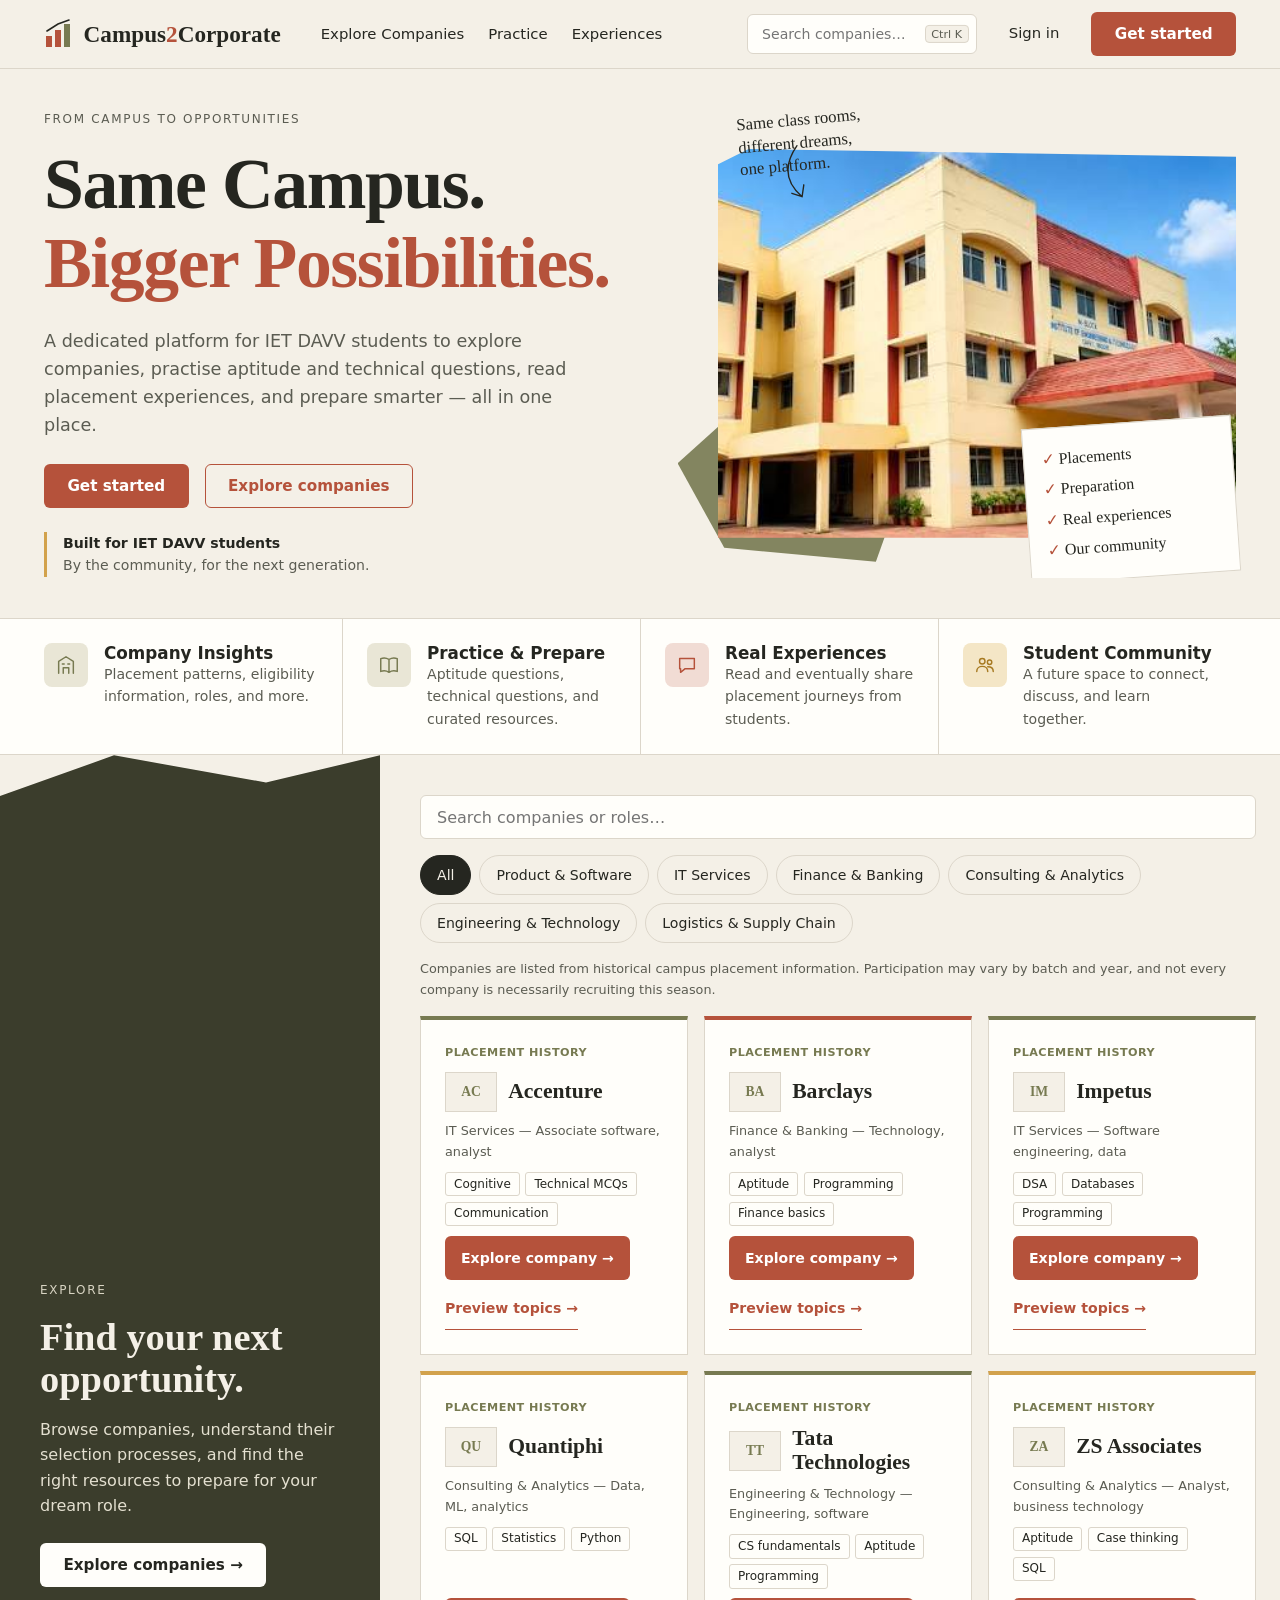
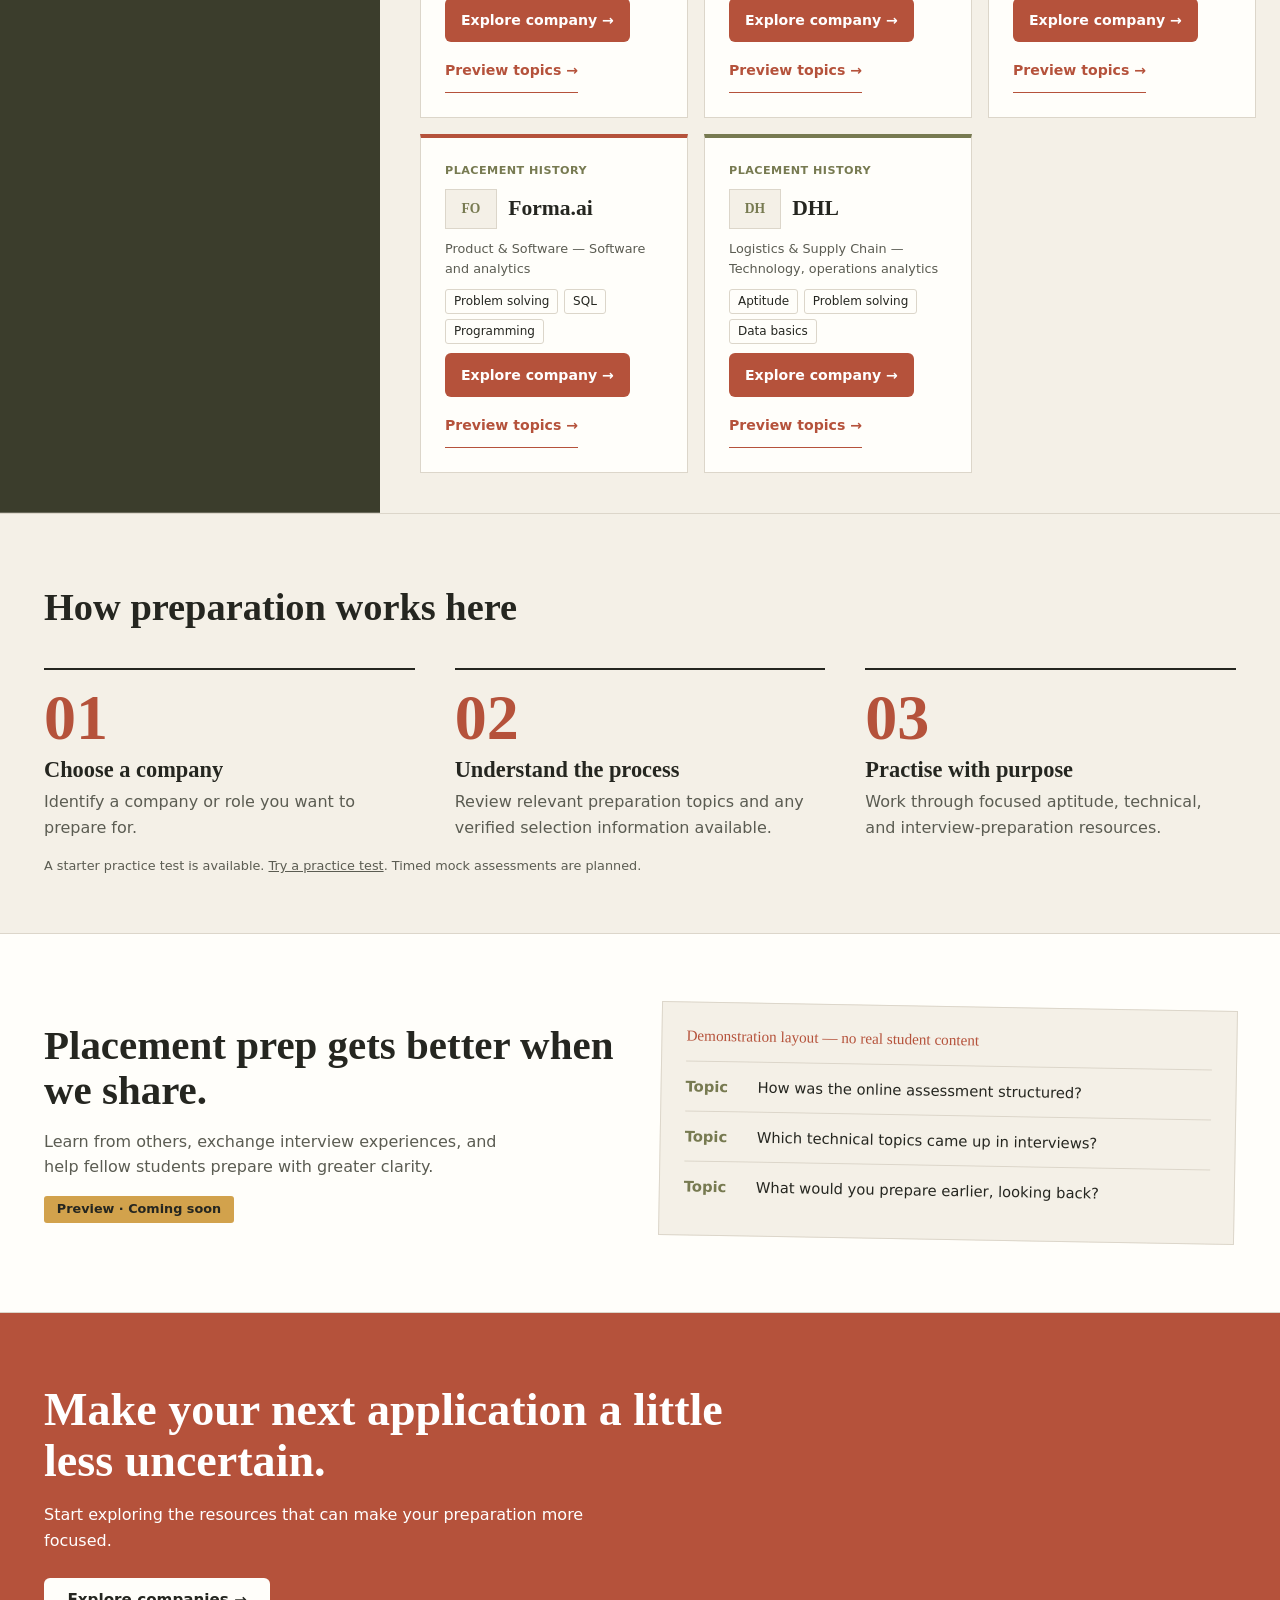
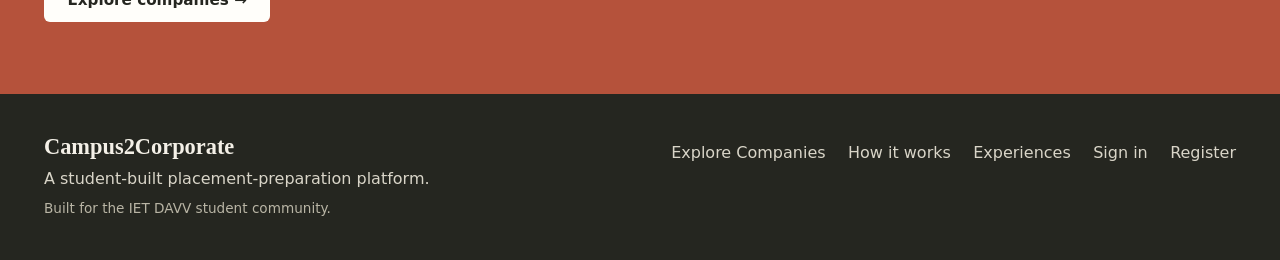
<file: frontend/index.html>
<!DOCTYPE html>
<html lang="en">
<head>
  <meta charset="UTF-8">
  <meta name="viewport" content="width=device-width, initial-scale=1">
  <title>Campus2Corporate — Placement preparation for IET DAVV students</title>
  <meta name="description" content="A student-built placement-preparation platform for IET DAVV students: explore companies, practise, and learn from shared experiences.">
  <link rel="stylesheet" href="css/style.css">
</head>
<body>
  <a class="skip" href="#main">Skip to content</a>

  <header class="site-header">
    <div class="wrap nav">
      <a class="brand" href="index.html" aria-label="Campus2Corporate home">
        <svg width="30" height="30" viewBox="0 0 30 30" aria-hidden="true"><rect x="2" y="17" width="6" height="11" fill="#B5523B"/><rect x="11" y="11" width="6" height="17" fill="#B5523B"/><rect x="20" y="5" width="6" height="23" fill="#777A51"/><path d="M3 12 L14 5 L25 1" stroke="#252620" stroke-width="1.6" fill="none" stroke-linecap="round"/></svg>
        <span>Campus<b>2</b>Corporate</span>
      </a>
      <button class="nav-toggle" id="navToggle" aria-expanded="false" aria-controls="menu" aria-label="Open menu"><span></span></button>
      <div class="nav-menu" id="menu">
        <ul class="nav-links">
          <li><a href="#companies">Explore Companies</a></li>
          <li><a href="pages/practice.html">Practice</a></li>
          <li><a href="#experiences">Experiences</a></li>
        </ul>
        <form class="nav-search" id="navSearch" role="search">
          <label class="sr" for="navSearchInput">Search companies</label>
          <input id="navSearchInput" type="search" placeholder="Search companies…" autocomplete="off">
          <kbd aria-hidden="true">Ctrl K</kbd>
        </form>
        <a class="signin" href="pages/login.html">Sign in</a>
        <a class="btn btn-primary" href="pages/register.html">Get started</a>
      </div>
    </div>
  </header>

  <main id="main">
    <!-- HERO -->
    <section class="hero">
      <div class="wrap hero-grid">
        <div class="hero-text">
          <p class="eyebrow">From campus to opportunities</p>
          <h1>Same Campus.<br><em>Bigger Possibilities.</em></h1>
          <p class="lead">A dedicated platform for IET DAVV students to explore companies, practise aptitude and technical questions, read placement experiences, and prepare smarter — all in one place.</p>
          <div class="cta-row">
            <a class="btn btn-primary" href="pages/register.html">Get started</a>
            <a class="btn btn-ghost" href="#companies">Explore companies</a>
          </div>
          <p class="byline"><strong>Built for IET DAVV students</strong><br>By the community, for the next generation.</p>
        </div>

        <div class="hero-art">
          <span class="note-top" aria-hidden="true">Same class rooms,<br>different dreams,<br>one platform.</span>
          <div class="blob" aria-hidden="true"></div>
          <figure class="photo">
            <img id="campusPhoto" src="assets/campus.png" width="650" height="307" alt="Yellow multi-storey campus block with red accents and a red-roofed entrance canopy, under a blue sky with trees" fetchpriority="high">
            <svg id="campusArt" hidden viewBox="0 0 560 420" role="img" aria-label="Illustration of a campus building framed by a tree">
              <defs><pattern id="win" width="28" height="30" patternUnits="userSpaceOnUse"><rect x="4" y="5" width="20" height="18" fill="#6c6f55" opacity=".55"/></pattern></defs>
              <rect width="560" height="420" fill="#E6DCC8"/>
              <polygon points="120,150 520,90 520,360 120,360" fill="#C9AF8C"/>
              <polygon points="120,150 520,90 520,200 120,230" fill="url(#win)"/>
              <rect x="150" y="250" width="330" height="110" fill="#9C8466"/>
              <g fill="#B5523B"><rect x="170" y="230" width="18" height="130"/><rect x="260" y="226" width="18" height="134"/><rect x="350" y="220" width="18" height="140"/><rect x="440" y="214" width="18" height="146"/></g>
              <rect x="0" y="360" width="560" height="60" fill="#7a6a52"/>
              <circle cx="80" cy="170" r="70" fill="#8a8a45"/><circle cx="40" cy="240" r="55" fill="#777A51"/><circle cx="110" cy="260" r="50" fill="#6a6d45"/>
              <rect x="72" y="280" width="12" height="90" fill="#4a3f2f"/>
            </svg>
          </figure>
          <aside class="paper-note" aria-label="Topics on the platform">
            <ul><li>Placements</li><li>Preparation</li><li>Real experiences</li><li>Our community</li></ul>
          </aside>
          <svg class="arrow" viewBox="0 0 40 70" aria-hidden="true"><path d="M20 2 C4 25 6 45 26 62 M26 62 L14 58 M26 62 L28 48" fill="none" stroke="#252620" stroke-width="1.6" stroke-linecap="round"/></svg>
        </div>
      </div>
    </section>

    <!-- FEATURES -->
    <section class="features" aria-label="What the platform offers">
      <div class="wrap feature-grid">
        <div class="feature"><svg viewBox="0 0 24 24" class="ic c-olive" aria-hidden="true"><path d="M4 21V8l8-5 8 5v13M9 21v-6h6v6M8 11h2M14 11h2"/></svg><div><h2>Company Insights</h2><p>Placement patterns, eligibility information, roles, and more.</p></div></div>
        <div class="feature"><svg viewBox="0 0 24 24" class="ic c-olive" aria-hidden="true"><path d="M3 5c3-1 6-1 9 1 3-2 6-2 9-1v14c-3-1-6-1-9 1-3-2-6-2-9-1zM12 6v14"/></svg><div><h2>Practice &amp; Prepare</h2><p>Aptitude questions, technical questions, and curated resources.</p></div></div>
        <div class="feature"><svg viewBox="0 0 24 24" class="ic c-red" aria-hidden="true"><path d="M4 5h16v11H10l-5 4v-4H4z"/></svg><div><h2>Real Experiences</h2><p>Read and eventually share placement journeys from students.</p></div></div>
        <div class="feature"><svg viewBox="0 0 24 24" class="ic c-gold" aria-hidden="true"><circle cx="9" cy="8" r="3"/><circle cx="17" cy="9" r="2.4"/><path d="M3 19c0-3.5 2.7-5.5 6-5.5s6 2 6 5.5M15 14c3 0 6 1.4 6 5"/></svg><div><h2>Student Community</h2><p>A future space to connect, discuss, and learn together.</p></div></div>
      </div>
    </section>

    <!-- COMPANIES -->
    <section class="companies" id="companies" aria-labelledby="companiesTitle">
      <div class="explore-panel">
        <div>
          <p class="eyebrow light">Explore</p>
          <h2 id="companiesTitle">Find your next opportunity.</h2>
          <p>Browse companies, understand their selection processes, and find the right resources to prepare for your dream role.</p>
          <a class="btn btn-light" href="#companyList" id="panelCta">Explore companies →</a>
        </div>
      </div>
      <div class="explore-main">
        <div class="controls">
          <label class="sr" for="companySearch">Search companies or roles</label>
          <input id="companySearch" type="search" placeholder="Search companies or roles…" autocomplete="off">
          <div class="chips" id="chips" role="group" aria-label="Filter by category"></div>
        </div>
        <p class="sample-note">Companies are listed from historical campus placement information. Participation may vary by batch and year, and not every company is necessarily recruiting this season.</p>
        <p class="status sr" id="resultStatus" aria-live="polite"></p>
        <div class="card-grid" id="companyList"></div>
        <div class="empty" id="emptyState" hidden>
          <h3>No companies match that search.</h3>
          <p>Try a shorter keyword, or reset the category filter.</p>
          <button class="btn btn-ghost" type="button" id="resetBtn">Clear search and filters</button>
        </div>
      </div>
    </section>

    <!-- HOW IT WORKS -->
    <section class="how" id="how" aria-labelledby="howTitle">
      <div class="wrap">
        <h2 id="howTitle">How preparation works here</h2>
        <ol class="steps">
          <li><span class="num">01</span><h3>Choose a company</h3><p>Identify a company or role you want to prepare for.</p></li>
          <li><span class="num">02</span><h3>Understand the process</h3><p>Review relevant preparation topics and any verified selection information available.</p></li>
          <li><span class="num">03</span><h3>Practise with purpose</h3><p>Work through focused aptitude, technical, and interview-preparation resources.</p></li>
        </ol>
        <p class="sample-note">A starter practice test is available. <a href="pages/practice.html">Try a practice test</a>. Timed mock assessments are planned.</p>
      </div>
    </section>

    <!-- EXPERIENCES -->
    <section class="experiences" id="experiences" aria-labelledby="expTitle">
      <div class="wrap exp-grid">
        <div>
          <h2 id="expTitle">Placement prep gets better when we share.</h2>
          <p>Learn from others, exchange interview experiences, and help fellow students prepare with greater clarity.</p>
          <span class="tag">Preview · Coming soon</span>
        </div>
        <div class="thread" aria-label="Preview of the planned experiences feature">
          <p class="thread-label">Demonstration layout — no real student content</p>
          <div class="thread-row"><b>Topic</b><span>How was the online assessment structured?</span></div>
          <div class="thread-row"><b>Topic</b><span>Which technical topics came up in interviews?</span></div>
          <div class="thread-row"><b>Topic</b><span>What would you prepare earlier, looking back?</span></div>
        </div>
      </div>
    </section>

    <!-- FINAL CTA -->
    <section class="final">
      <div class="wrap">
        <h2>Make your next application a little less uncertain.</h2>
        <p>Start exploring the resources that can make your preparation more focused.</p>
        <a class="btn btn-light" href="#companies">Explore companies →</a>
      </div>
    </section>
  </main>

  <footer class="footer">
    <div class="wrap foot-grid">
      <div>
        <p class="brand-text">Campus2Corporate</p>
        <p>A student-built placement-preparation platform.</p>
        <p class="small">Built for the IET DAVV student community.</p>
      </div>
      <nav aria-label="Footer">
        <a href="#companies">Explore Companies</a>
        <a href="#how">How it works</a>
        <a href="#experiences">Experiences</a>
        <a href="pages/login.html">Sign in</a>
        <a href="pages/register.html">Register</a>
      </nav>
    </div>
  </footer>

  <script src="js/data.js"></script>
  <script src="js/app.js"></script>
</body>
</html>
</file>
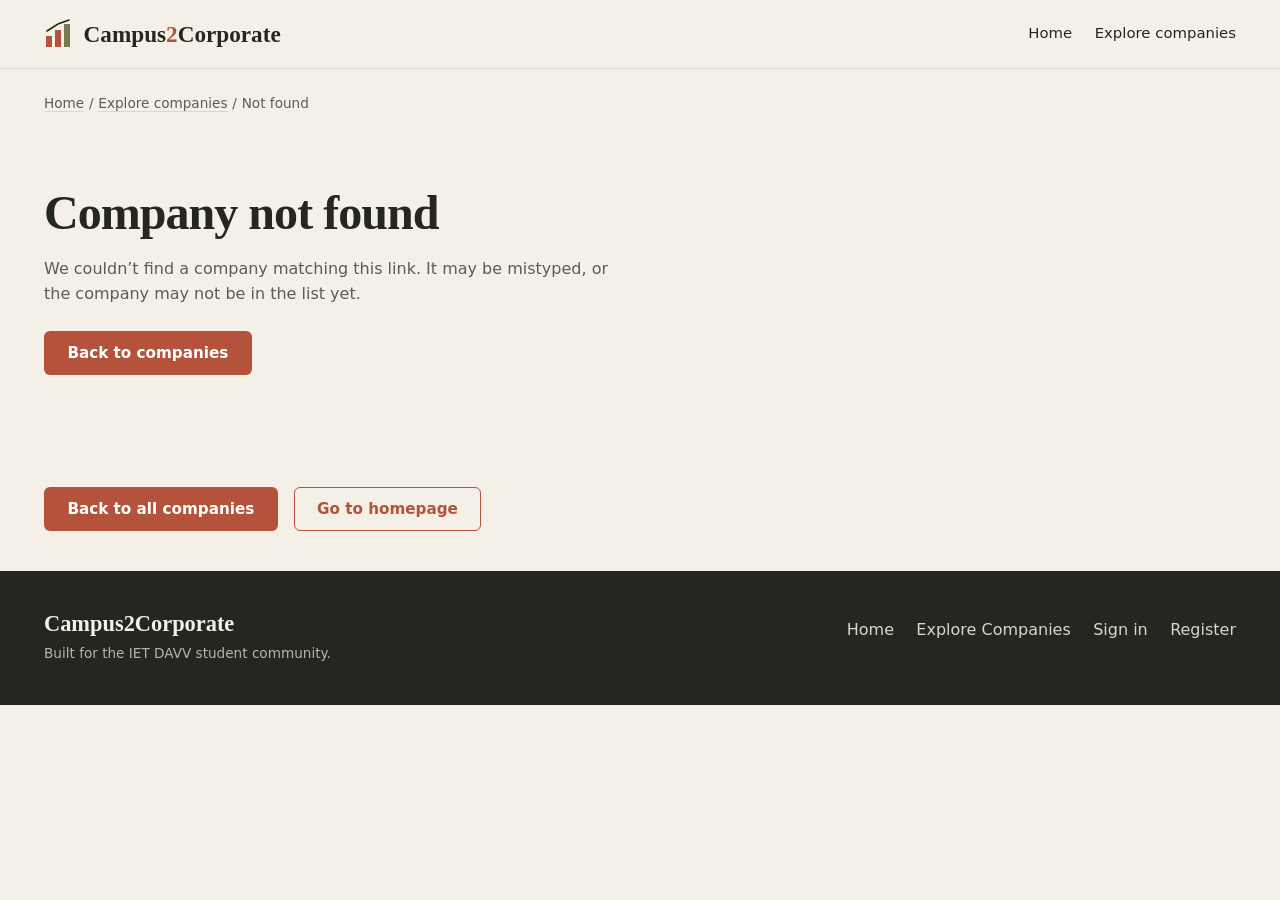
<file: frontend/pages/company.html>
<!DOCTYPE html>
<html lang="en">
<head>
  <meta charset="UTF-8">
  <meta name="viewport" content="width=device-width, initial-scale=1">
  <title>Company — Campus2Corporate</title>
  <meta name="description" content="Explore general preparation topics and learning resources for companies on Campus2Corporate.">
  <link rel="stylesheet" href="../css/style.css">
</head>
<body class="detail-page">
  <a class="skip" href="#main">Skip to content</a>

  <header class="site-header">
    <div class="wrap nav">
      <a class="brand" href="../index.html" aria-label="Campus2Corporate home">
        <svg width="30" height="30" viewBox="0 0 30 30" aria-hidden="true">
          <rect x="2" y="17" width="6" height="11" fill="#B5523B" />
          <rect x="11" y="11" width="6" height="17" fill="#B5523B" />
          <rect x="20" y="5" width="6" height="23" fill="#777A51" />
          <path d="M3 12 L14 5 L25 1" stroke="#252620" stroke-width="1.6" fill="none" stroke-linecap="round" />
        </svg>
        <span>Campus<b>2</b>Corporate</span>
      </a>
      <nav class="detail-nav" aria-label="Main navigation">
        <a href="../index.html">Home</a>
        <a href="../index.html#companies">Explore companies</a>
      </nav>
    </div>
  </header>

  <main id="main" class="wrap">
    <nav class="crumbs" aria-label="Breadcrumb">
      <ol>
        <li><a href="../index.html">Home</a></li>
        <li><a href="../index.html#companies">Explore companies</a></li>
        <li aria-current="page" id="crumbCurrent">Company</li>
      </ol>
    </nav>

    <!-- Shown when the company ID is missing or unknown. -->
    <section class="detail-missing" id="notFound" hidden>
      <h1>Company not found</h1>
      <p>We couldn’t find a company matching this link. It may be mistyped, or the company may not be in the list yet.</p>
      <a class="btn btn-primary" href="../index.html#companies">Back to companies</a>
    </section>

    <!-- Company information is populated from C2C_COMPANIES by company-detail.js. -->
    <div id="detail" hidden>
      <section class="detail-intro" aria-labelledby="dName">
        <span class="detail-logo" id="dLogo"></span>
        <div>
          <h1 id="dName"></h1>
          <div class="detail-meta">
            <span class="tag" id="dCategory"></span>
            <span id="dRoles"></span>
          </div>
        </div>
      </section>

      <section class="detail-section" aria-labelledby="overviewTitle">
        <h2 id="overviewTitle">Overview</h2>
        <p id="dBlurb"></p>
      </section>

      <section class="detail-section" aria-labelledby="topicsTitle">
        <h2 id="topicsTitle">Preparation topics</h2>
        <div>
          <ul class="detail-topics" id="dTopics"></ul>
          <p class="note">Use these general topics as a starting point for your preparation. They are not verified interview questions or a confirmed selection pattern for IET DAVV.</p>
        </div>
      </section>

      <section class="detail-section" aria-labelledby="guideTitle">
        <h2 id="guideTitle">How to use these topics</h2>
        <ol class="detail-steps">
          <li><span class="num">1</span><span><strong>Review the fundamentals</strong>Revisit the core concepts behind each topic.</span></li>
          <li><span class="num">2</span><span><strong>Practise relevant questions</strong>Work through questions on each topic at your own pace.</span></li>
          <li><span class="num">3</span><span><strong>Record weak areas for revision</strong>Keep your own notes on what to revisit.</span></li>
        </ol>
      </section>

      
<!-- Recommended learning resources -->
<section class="detail-section resources-section" aria-labelledby="resTitle">
  <h2 id="resTitle">Recommended learning resources</h2>

  <div class="resource-content">
    <p class="res-intro">
      Explore learning material selected to support the preparation topics listed for this company.
    </p>

    <ul class="res-list" id="dResources" aria-label="Recommended learning resources"></ul>

    <p class="note" id="dResMissing" hidden></p>

    <p class="note">
      These are general learning resources, not official company interview
      materials or confirmed selection requirements. External resources are
      provided by their respective publishers.
    </p>
  </div>
</section>

    </div>

    <div class="detail-bottom">
      <a class="btn btn-primary" href="../index.html#companies">Back to all companies</a>
      <a class="btn btn-ghost" href="../index.html">Go to homepage</a>
    </div>
  </main>

  <footer class="footer">
    <div class="wrap foot-grid">
      <div>
        <p class="brand-text">Campus2Corporate</p>
        <p class="small">Built for the IET DAVV student community.</p>
      </div>
      <nav aria-label="Footer navigation">
        <a href="../index.html">Home</a>
        <a href="../index.html#companies">Explore Companies</a>
        <a href="login.html">Sign in</a>
        <a href="register.html">Register</a>
      </nav>
    </div>
  </footer>

  <script src="../js/data.js"></script>
  <script src="../js/company-detail.js"></script>
</body>
</html>
</file>
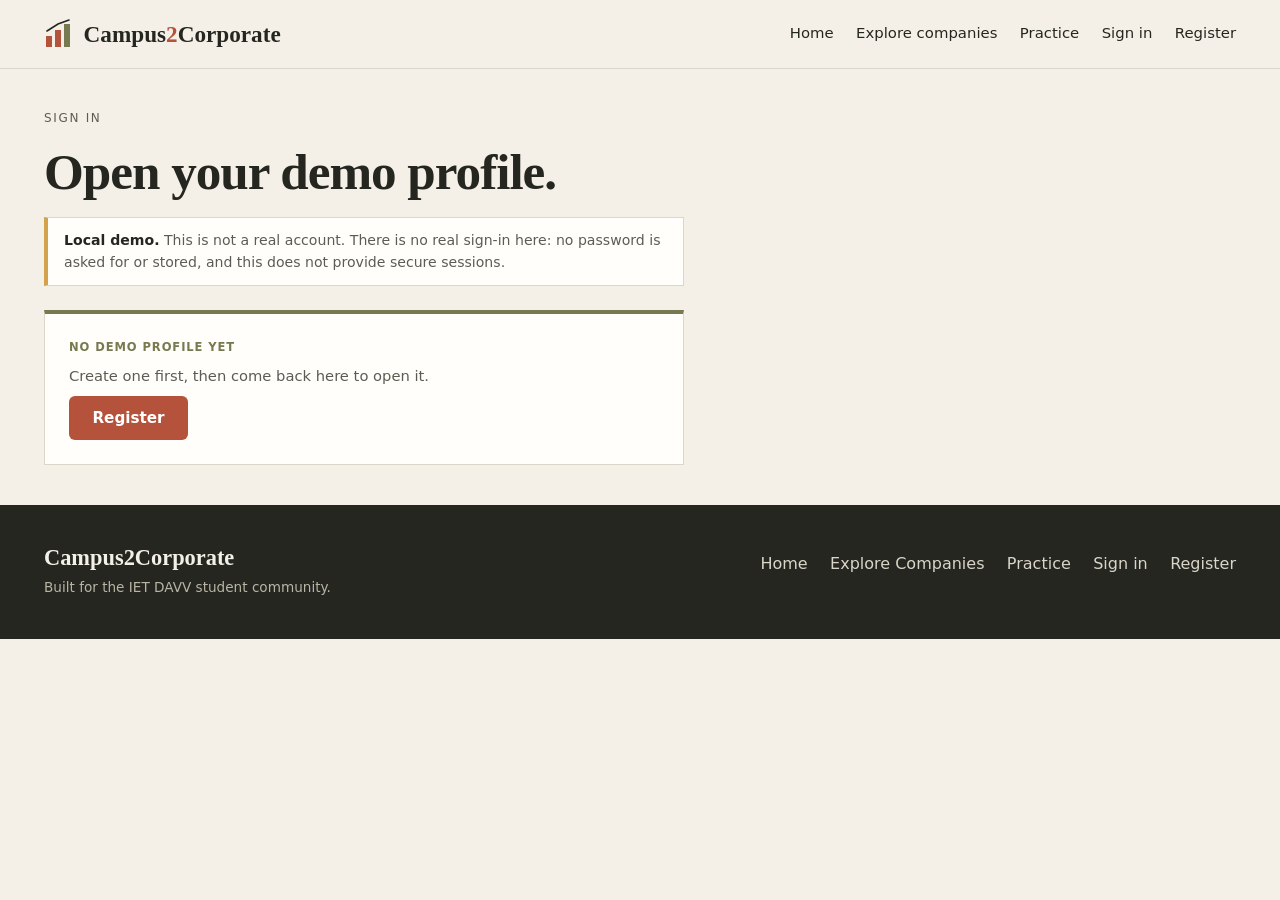
<file: frontend/pages/login.html>
<!DOCTYPE html>
<html lang="en">
<head>
  <meta charset="UTF-8">
  <meta name="viewport" content="width=device-width, initial-scale=1">
  <title>Sign in — Campus2Corporate</title>
  <meta name="description" content="Open your local demo profile.">
  <link rel="stylesheet" href="../css/style.css">
</head>
<body class="detail-page account-page" data-page="login">
  <a class="skip" href="#main">Skip to content</a>

  <header class="site-header">
    <div class="wrap nav">
      <a class="brand" href="../index.html" aria-label="Campus2Corporate home">
        <svg width="30" height="30" viewBox="0 0 30 30" aria-hidden="true"><rect x="2" y="17" width="6" height="11" fill="#B5523B"/><rect x="11" y="11" width="6" height="17" fill="#B5523B"/><rect x="20" y="5" width="6" height="23" fill="#777A51"/><path d="M3 12 L14 5 L25 1" stroke="#252620" stroke-width="1.6" fill="none" stroke-linecap="round"/></svg>
        <span>Campus<b>2</b>Corporate</span>
      </a>
      <nav class="detail-nav" aria-label="Main navigation">
        <a href="../index.html">Home</a>
        <a href="../index.html#companies">Explore companies</a>
        <a href="practice.html">Practice</a>
        <a href="login.html" aria-current="page">Sign in</a>
        <a href="register.html">Register</a>
      </nav>
    </div>
  </header>

  <main id="main" class="wrap">
    <section class="ac-section" aria-labelledby="loginTitle">
      <p class="eyebrow">Sign in</p>
      <h1 id="loginTitle">Open your demo profile.</h1>
      <p class="ac-demo"><strong>Local demo.</strong> This is not a real account. There is no real sign-in here: no password is asked for or stored, and this does not provide secure sessions.</p>
      <div class="ac-card" id="loginFound" hidden>
        <p class="ac-cardlabel">Demo profile found in this browser</p>
        <p class="ac-name" id="loginName"></p>
        <p class="ac-muted" id="loginEmail"></p>
        <a class="btn btn-primary" href="profile.html">Open demo profile</a>
      </div>
      <div class="ac-card" id="loginMissing" hidden>
        <p class="ac-cardlabel">No demo profile yet</p>
        <p class="ac-muted">Create one first, then come back here to open it.</p>
        <a class="btn btn-primary" href="register.html">Register</a>
      </div>
    </section>
  </main>

  <footer class="footer">
    <div class="wrap foot-grid">
      <div>
        <p class="brand-text">Campus2Corporate</p>
        <p class="small">Built for the IET DAVV student community.</p>
      </div>
      <nav aria-label="Footer navigation">
        <a href="../index.html">Home</a>
        <a href="../index.html#companies">Explore Companies</a>
        <a href="practice.html">Practice</a>
        <a href="login.html">Sign in</a>
        <a href="register.html">Register</a>
      </nav>
    </div>
  </footer>

  <script src="../js/account.js"></script>
</body>
</html>
</file>
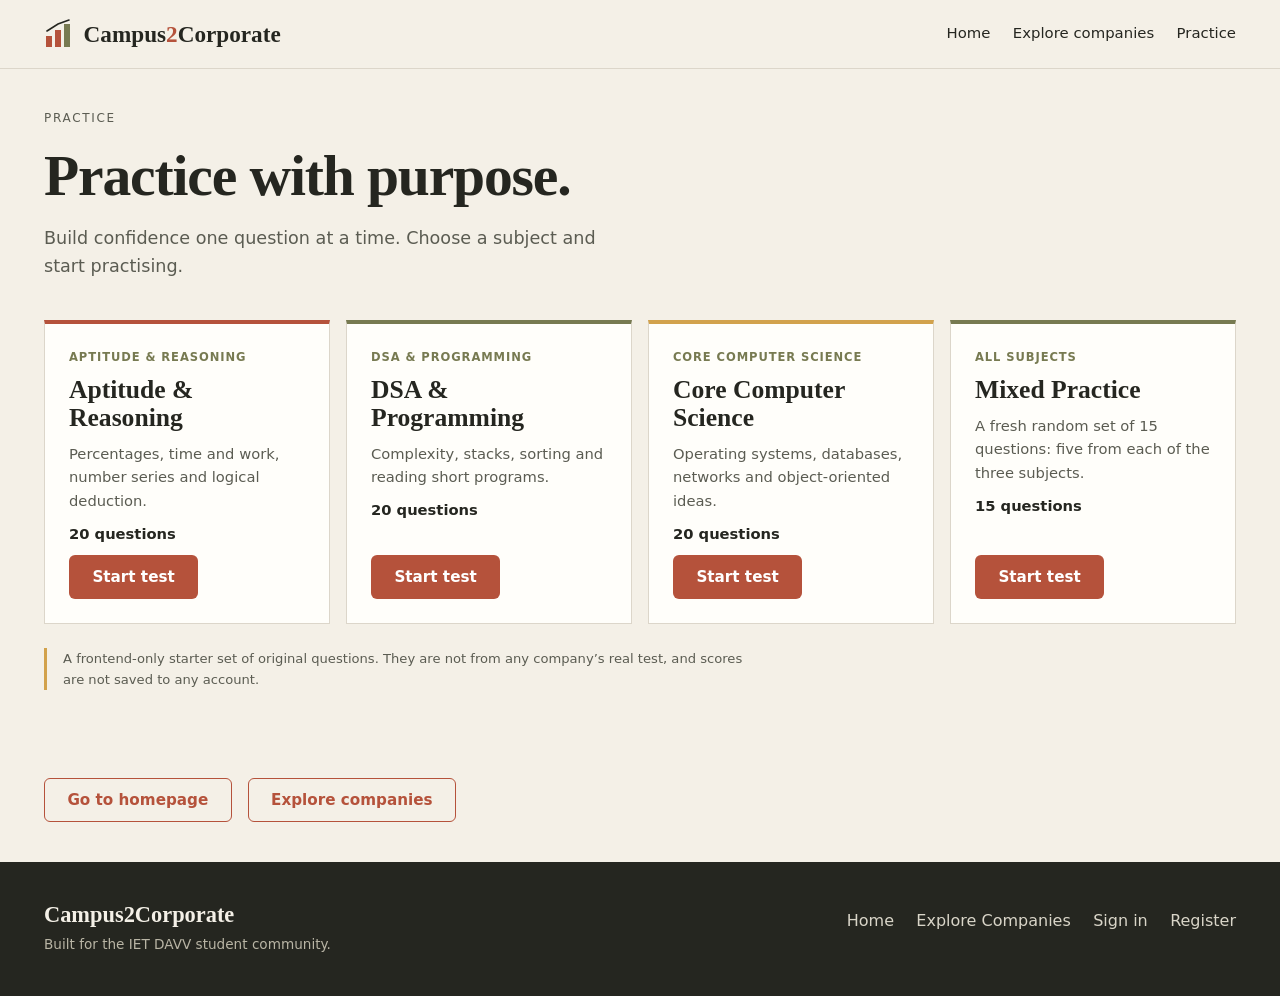
<file: frontend/pages/practice.html>
<!DOCTYPE html>
<html lang="en">
<head>
  <meta charset="UTF-8">
  <meta name="viewport" content="width=device-width, initial-scale=1">
  <title>Practice — Campus2Corporate</title>
  <meta name="description" content="Practise aptitude, programming and core computer science MCQs with instant scoring and explanations.">
  <link rel="stylesheet" href="../css/style.css">
</head>
<body class="detail-page practice-page">
  <a class="skip" href="#main">Skip to content</a>

  <header class="site-header">
    <div class="wrap nav">
      <a class="brand" href="../index.html" aria-label="Campus2Corporate home">
        <svg width="30" height="30" viewBox="0 0 30 30" aria-hidden="true"><rect x="2" y="17" width="6" height="11" fill="#B5523B"/><rect x="11" y="11" width="6" height="17" fill="#B5523B"/><rect x="20" y="5" width="6" height="23" fill="#777A51"/><path d="M3 12 L14 5 L25 1" stroke="#252620" stroke-width="1.6" fill="none" stroke-linecap="round"/></svg>
        <span>Campus<b>2</b>Corporate</span>
      </a>
      <nav class="detail-nav" aria-label="Main navigation">
        <a href="../index.html">Home</a>
        <a href="../index.html#companies">Explore companies</a>
        <a href="practice.html" aria-current="page">Practice</a>
      </nav>
    </div>
  </header>

  <main id="main" class="wrap">
    <p class="sr" id="announcer" aria-live="polite"></p>

    <!-- 1. Test selection -->
    <section id="selectView" class="pr-select" aria-labelledby="selectTitle">
      <p class="eyebrow">Practice</p>
      <h1 id="selectTitle">Practice with purpose.</h1>
      <p class="pr-lead">Build confidence one question at a time. Choose a subject and start practising.</p>
      <p class="pr-error" id="dataError" hidden></p>
      <div class="pr-tests" id="testList"></div>
      <p class="pr-note">A frontend-only starter set of original questions. They are not from any company’s real test, and scores are not saved to any account.</p>
    </section>

    <!-- 2. Taking a test -->
    <section id="quizView" class="pr-quiz" aria-labelledby="quizTitle" hidden>
      <div class="pr-top">
        <p class="eyebrow" id="quizCategory"></p>
        <button type="button" class="pr-link" id="exitBtn">← All tests</button>
      </div>
      <h2 class="sr" id="quizTitle">Practice test</h2>
      <div class="pr-status">
        <p id="quizCount"></p>
        <p id="answeredCount"></p>
      </div>
      <progress id="quizProgress" value="1" max="1" aria-label="Question progress"></progress>
      <ol class="pr-qnav" id="qNav" aria-label="Jump to a question"></ol>
      <fieldset class="pr-qbox">
        <legend>
          <span class="pr-meta" id="qMeta"></span>
          <span class="pr-qtext" id="qText" tabindex="-1"></span>
        </legend>
        <div id="options" class="pr-options"></div>
      </fieldset>
      <div class="pr-actions">
        <button type="button" class="btn btn-ghost" id="prevBtn">← Previous</button>
        <button type="button" class="btn btn-ghost" id="nextBtn">Next →</button>
        <button type="button" class="btn btn-primary" id="submitBtn" hidden>Submit test</button>
      </div>
    </section>

    <!-- 3. Results and review -->
    <section id="resultView" class="pr-result" aria-labelledby="resultTitle" hidden>
      <p class="eyebrow" id="resultCategory"></p>
      <h2 id="resultTitle" tabindex="-1">Your result</h2>
      <p class="pr-score"><span id="scoreFraction"></span> <span id="scorePercent"></span></p>
      <dl class="pr-stats" id="stats"></dl>
      <div class="pr-actions">
        <button type="button" class="btn btn-primary" id="reviewBtn" aria-expanded="false" aria-controls="reviewList">Review answers</button>
        <button type="button" class="btn btn-ghost" id="retakeBtn">Retake test</button>
        <button type="button" class="btn btn-ghost" id="backBtn">Choose another test</button>
      </div>
      <p class="pr-note">This is not saved to an account. A short summary of the attempt is kept only in this browser, where your demo profile page can show it.</p>
      <div id="reviewList" class="pr-review" hidden></div>
    </section>

    <div class="detail-bottom">
      <a class="btn btn-ghost" href="../index.html">Go to homepage</a>
      <a class="btn btn-ghost" href="../index.html#companies">Explore companies</a>
    </div>
  </main>

  <dialog id="confirmDialog" class="pr-dialog" aria-labelledby="dlgTitle" aria-describedby="dlgText">
    <h2 id="dlgTitle"></h2>
    <p id="dlgText"></p>
    <div class="pr-actions">
      <button type="button" class="btn btn-ghost" id="dlgCancel"></button>
      <button type="button" class="btn btn-primary" id="dlgOk"></button>
    </div>
  </dialog>

  <footer class="footer">
    <div class="wrap foot-grid">
      <div>
        <p class="brand-text">Campus2Corporate</p>
        <p class="small">Built for the IET DAVV student community.</p>
      </div>
      <nav aria-label="Footer navigation">
        <a href="../index.html">Home</a>
        <a href="../index.html#companies">Explore Companies</a>
        <a href="login.html">Sign in</a>
        <a href="register.html">Register</a>
      </nav>
    </div>
  </footer>

  <script src="../js/practice-data.js"></script>
  <script src="../js/practice.js"></script>
</body>
</html>
</file>
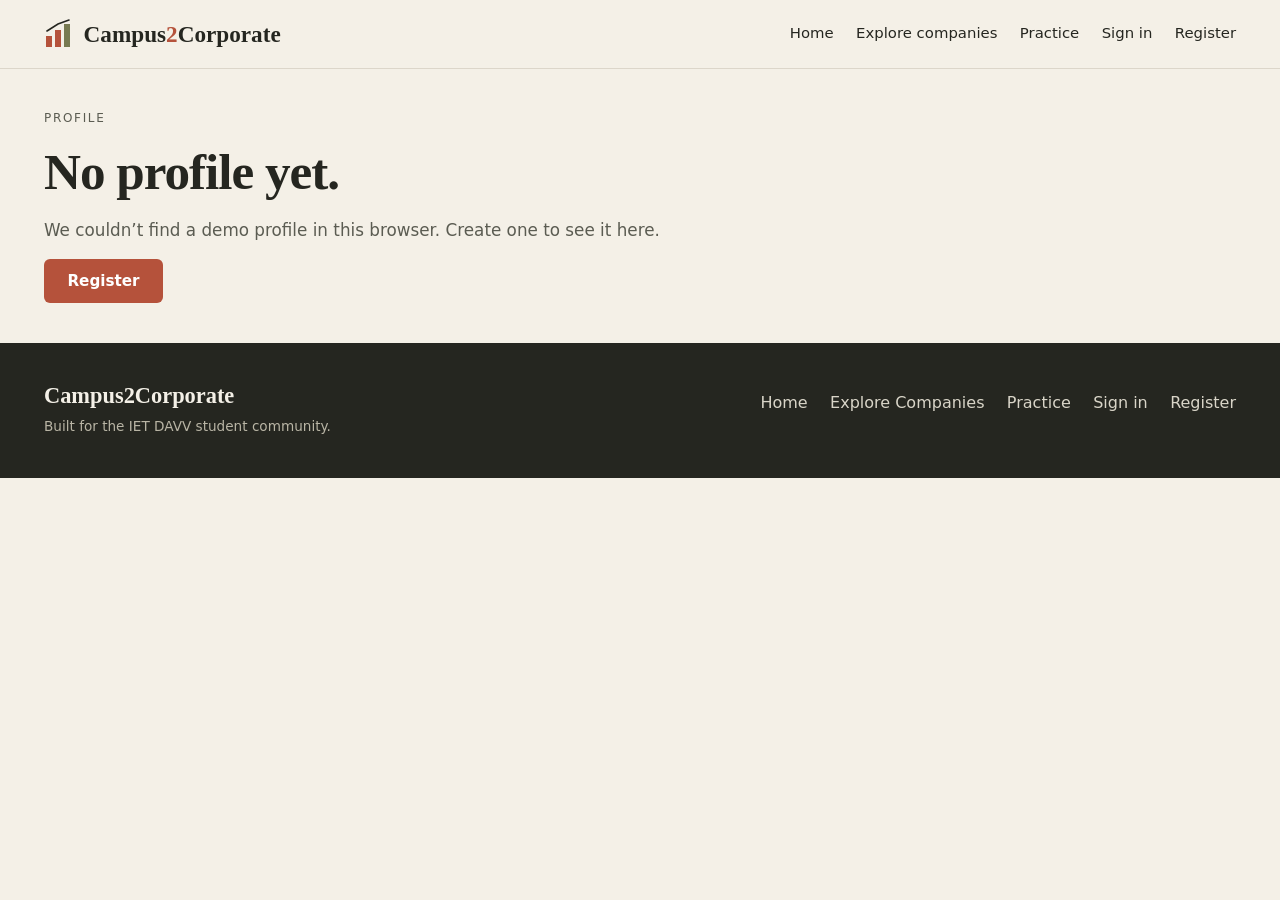
<file: frontend/pages/profile.html>
<!DOCTYPE html>
<html lang="en">
<head>
  <meta charset="UTF-8">
  <meta name="viewport" content="width=device-width, initial-scale=1">
  <title>Your profile — Campus2Corporate</title>
  <meta name="description" content="Your local demo profile and practice summary.">
  <link rel="stylesheet" href="../css/style.css">
</head>
<body class="detail-page account-page" data-page="profile">
  <a class="skip" href="#main">Skip to content</a>

  <header class="site-header">
    <div class="wrap nav">
      <a class="brand" href="../index.html" aria-label="Campus2Corporate home">
        <svg width="30" height="30" viewBox="0 0 30 30" aria-hidden="true"><rect x="2" y="17" width="6" height="11" fill="#B5523B"/><rect x="11" y="11" width="6" height="17" fill="#B5523B"/><rect x="20" y="5" width="6" height="23" fill="#777A51"/><path d="M3 12 L14 5 L25 1" stroke="#252620" stroke-width="1.6" fill="none" stroke-linecap="round"/></svg>
        <span>Campus<b>2</b>Corporate</span>
      </a>
      <nav class="detail-nav" aria-label="Main navigation">
        <a href="../index.html">Home</a>
        <a href="../index.html#companies">Explore companies</a>
        <a href="practice.html">Practice</a>
        <a href="login.html">Sign in</a>
        <a href="register.html">Register</a>
      </nav>
    </div>
  </header>

  <main id="main" class="wrap">
    <section class="ac-section" id="emptyState" aria-labelledby="emptyTitle" hidden>
      <p class="eyebrow">Profile</p>
      <h1 id="emptyTitle">No profile yet.</h1>
      <p class="ac-lead">We couldn’t find a demo profile in this browser. Create one to see it here.</p>
      <a class="btn btn-primary" href="register.html">Register</a>
    </section>

    <section class="ac-section" id="profileView" aria-labelledby="profName" hidden>
      <p class="eyebrow">Student profile</p>
      <h1 id="profName" tabindex="-1"></h1>
      <p class="ac-lead" id="profSub"></p>
      <p class="ac-demo"><strong>Local demo.</strong> This is not a real account. Your profile is stored only in this browser. It is not secure account storage, can be edited by anyone using this device, and may be lost if browser data is cleared.</p>

      <p class="ac-status" id="pageStatus" role="status"></p>

      <div id="detailsBox">
        <dl class="ac-details">
          <div><dt>Email</dt><dd id="vEmail"></dd></div>
          <div><dt>Branch or degree</dt><dd id="vBranch"></dd></div>
          <div><dt>Graduation year</dt><dd id="vYear"></dd></div>
          <div id="rowGithub" hidden><dt>GitHub</dt><dd><a id="vGithub" target="_blank" rel="noopener noreferrer"></a></dd></div>
          <div id="rowLeetcode" hidden><dt>LeetCode</dt><dd><a id="vLeetcode" target="_blank" rel="noopener noreferrer"></a></dd></div>
        </dl>
        <div class="ac-actions">
          <button type="button" class="btn btn-primary" id="editBtn">Edit profile</button>
          <button type="button" class="btn btn-ghost" id="deleteBtn">Remove demo profile</button>
        </div>
      </div>

      <div id="editBox" hidden>
        <h2 class="ac-h2">Edit profile</h2>
      <form id="profileForm" class="ac-form" novalidate>
        <div class="field">
          <label for="f-name">Full name <span class="req" aria-hidden="true">*</span></label>
          <input id="f-name" name="name" type="text" autocomplete="name" maxlength="80" required aria-describedby="e-name">
          
          <p class="field-error" id="e-name" hidden></p>
        </div>
        <div class="field">
          <label for="f-email">Email <span class="req" aria-hidden="true">*</span></label>
          <input id="f-email" name="email" type="email" autocomplete="email" maxlength="120" required aria-describedby="e-email h-email">
          <p class="field-hint" id="h-email">Used only to label this demo profile in your browser.</p>
          <p class="field-error" id="e-email" hidden></p>
        </div>
        <div class="field">
          <label for="f-branch">Branch or degree <span class="req" aria-hidden="true">*</span></label>
          <select id="f-branch" name="branch" required aria-describedby="e-branch"><option value="">Select your branch</option><option>Computer Science and Engineering</option><option>Information Technology</option><option>Electronics and Communication</option><option>Electrical and Electronics</option><option>Mechanical Engineering</option><option>Civil Engineering</option><option>Other</option></select>
          
          <p class="field-error" id="e-branch" hidden></p>
        </div>
        <div class="field">
          <label for="f-year">Graduation year <span class="req" aria-hidden="true">*</span></label>
          <input id="f-year" name="year" type="number" inputmode="numeric" min="2020" max="2035" step="1" required aria-describedby="e-year h-year">
          <p class="field-hint" id="h-year">For example, 2028.</p>
          <p class="field-error" id="e-year" hidden></p>
        </div>
        <div class="field">
          <label for="f-github">GitHub profile URL <span class="opt">(optional)</span></label>
          <input id="f-github" name="github" type="url" inputmode="url" autocomplete="off" placeholder="https://github.com/username" aria-describedby="e-github">
          
          <p class="field-error" id="e-github" hidden></p>
        </div>
        <div class="field">
          <label for="f-leetcode">LeetCode profile URL <span class="opt">(optional)</span></label>
          <input id="f-leetcode" name="leetcode" type="url" inputmode="url" autocomplete="off" placeholder="https://leetcode.com/u/username" aria-describedby="e-leetcode">
          
          <p class="field-error" id="e-leetcode" hidden></p>
        </div>
        <p class="ac-status" id="formStatus" role="status"></p>
        <div class="ac-actions">
          <button type="submit" class="btn btn-primary" id="submitBtn">Save changes</button>
          <button type="button" class="btn btn-ghost" id="cancelBtn">Cancel</button>
        </div>
      </form>
      </div>

      <section class="ac-summary" aria-labelledby="sumTitle">
        <h2 class="ac-h2" id="sumTitle">Preparation summary</h2>
        <p class="ac-muted" id="sumEmpty" hidden>No completed practice attempts have been recorded in this browser yet. <a href="practice.html">Try a practice test</a>.</p>
        <div id="sumData" hidden>
          <dl class="ac-stats">
            <div><dt>Attempts completed</dt><dd id="sAttempts"></dd></div>
            <div><dt>Best score</dt><dd id="sBest"></dd></div>
            <div><dt>Latest attempt</dt><dd id="sLatest"></dd></div>
          </dl>
          <ul class="ac-attempts" id="attemptList" aria-label="Recent practice attempts"></ul>
          <p class="ac-muted">Only attempts completed in this browser are counted.</p>
        </div>
      </section>
    </section>
  </main>

  <footer class="footer">
    <div class="wrap foot-grid">
      <div>
        <p class="brand-text">Campus2Corporate</p>
        <p class="small">Built for the IET DAVV student community.</p>
      </div>
      <nav aria-label="Footer navigation">
        <a href="../index.html">Home</a>
        <a href="../index.html#companies">Explore Companies</a>
        <a href="practice.html">Practice</a>
        <a href="login.html">Sign in</a>
        <a href="register.html">Register</a>
      </nav>
    </div>
  </footer>

  <script src="../js/account.js"></script>
</body>
</html>
</file>
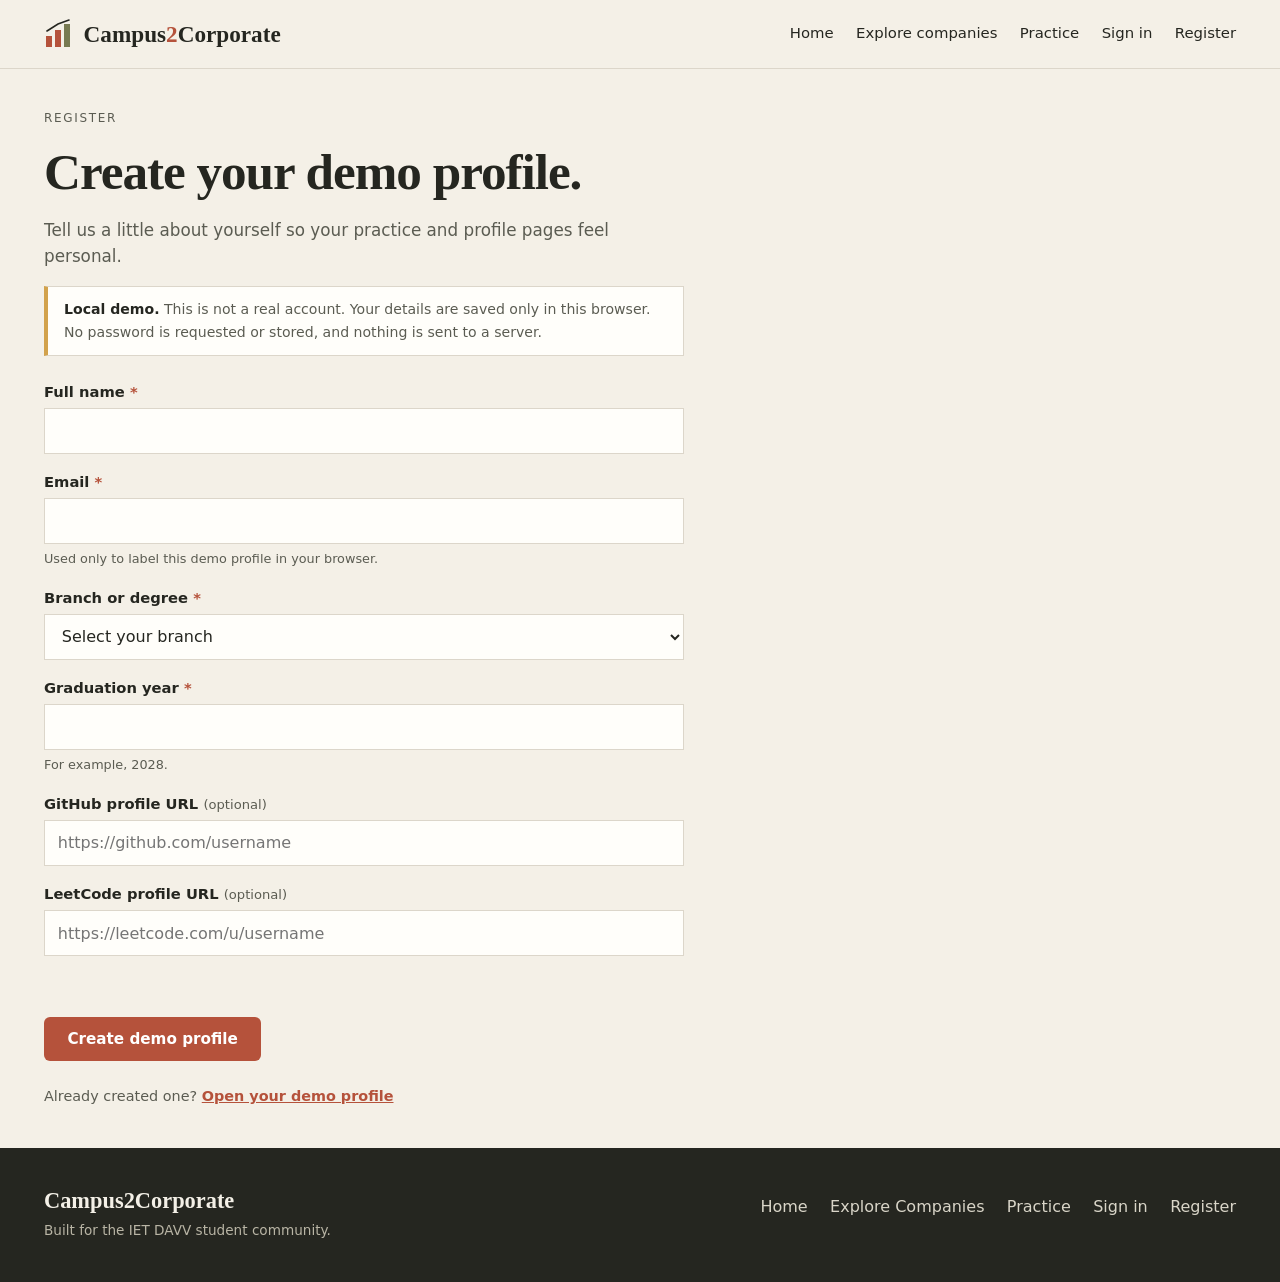
<file: frontend/pages/register.html>
<!DOCTYPE html>
<html lang="en">
<head>
  <meta charset="UTF-8">
  <meta name="viewport" content="width=device-width, initial-scale=1">
  <title>Register — Campus2Corporate</title>
  <meta name="description" content="Create a local demo profile for Campus2Corporate.">
  <link rel="stylesheet" href="../css/style.css">
</head>
<body class="detail-page account-page" data-page="register">
  <a class="skip" href="#main">Skip to content</a>

  <header class="site-header">
    <div class="wrap nav">
      <a class="brand" href="../index.html" aria-label="Campus2Corporate home">
        <svg width="30" height="30" viewBox="0 0 30 30" aria-hidden="true"><rect x="2" y="17" width="6" height="11" fill="#B5523B"/><rect x="11" y="11" width="6" height="17" fill="#B5523B"/><rect x="20" y="5" width="6" height="23" fill="#777A51"/><path d="M3 12 L14 5 L25 1" stroke="#252620" stroke-width="1.6" fill="none" stroke-linecap="round"/></svg>
        <span>Campus<b>2</b>Corporate</span>
      </a>
      <nav class="detail-nav" aria-label="Main navigation">
        <a href="../index.html">Home</a>
        <a href="../index.html#companies">Explore companies</a>
        <a href="practice.html">Practice</a>
        <a href="login.html">Sign in</a>
        <a href="register.html" aria-current="page">Register</a>
      </nav>
    </div>
  </header>

  <main id="main" class="wrap">
    <section class="ac-section" aria-labelledby="regTitle">
      <p class="eyebrow">Register</p>
      <h1 id="regTitle">Create your demo profile.</h1>
      <p class="ac-lead">Tell us a little about yourself so your practice and profile pages feel personal.</p>
      <p class="ac-demo"><strong>Local demo.</strong> This is not a real account. Your details are saved only in this browser. No password is requested or stored, and nothing is sent to a server.</p>
      <p class="ac-notice" id="existingNotice" hidden>A demo profile already exists in this browser. Registering again will replace it.</p>
      <form id="profileForm" class="ac-form" novalidate>
        <div class="field">
          <label for="f-name">Full name <span class="req" aria-hidden="true">*</span></label>
          <input id="f-name" name="name" type="text" autocomplete="name" maxlength="80" required aria-describedby="e-name">
          
          <p class="field-error" id="e-name" hidden></p>
        </div>
        <div class="field">
          <label for="f-email">Email <span class="req" aria-hidden="true">*</span></label>
          <input id="f-email" name="email" type="email" autocomplete="email" maxlength="120" required aria-describedby="e-email h-email">
          <p class="field-hint" id="h-email">Used only to label this demo profile in your browser.</p>
          <p class="field-error" id="e-email" hidden></p>
        </div>
        <div class="field">
          <label for="f-branch">Branch or degree <span class="req" aria-hidden="true">*</span></label>
          <select id="f-branch" name="branch" required aria-describedby="e-branch"><option value="">Select your branch</option><option>Computer Science and Engineering</option><option>Information Technology</option><option>Electronics and Communication</option><option>Electrical and Electronics</option><option>Mechanical Engineering</option><option>Civil Engineering</option><option>Other</option></select>
          
          <p class="field-error" id="e-branch" hidden></p>
        </div>
        <div class="field">
          <label for="f-year">Graduation year <span class="req" aria-hidden="true">*</span></label>
          <input id="f-year" name="year" type="number" inputmode="numeric" min="2020" max="2035" step="1" required aria-describedby="e-year h-year">
          <p class="field-hint" id="h-year">For example, 2028.</p>
          <p class="field-error" id="e-year" hidden></p>
        </div>
        <div class="field">
          <label for="f-github">GitHub profile URL <span class="opt">(optional)</span></label>
          <input id="f-github" name="github" type="url" inputmode="url" autocomplete="off" placeholder="https://github.com/username" aria-describedby="e-github">
          
          <p class="field-error" id="e-github" hidden></p>
        </div>
        <div class="field">
          <label for="f-leetcode">LeetCode profile URL <span class="opt">(optional)</span></label>
          <input id="f-leetcode" name="leetcode" type="url" inputmode="url" autocomplete="off" placeholder="https://leetcode.com/u/username" aria-describedby="e-leetcode">
          
          <p class="field-error" id="e-leetcode" hidden></p>
        </div>
        <p class="ac-status" id="formStatus" role="status"></p>
        <div class="ac-actions">
          <button type="submit" class="btn btn-primary" id="submitBtn">Create demo profile</button>
        </div>
      </form>
      <p class="ac-alt">Already created one? <a href="login.html">Open your demo profile</a></p>
    </section>
  </main>

  <footer class="footer">
    <div class="wrap foot-grid">
      <div>
        <p class="brand-text">Campus2Corporate</p>
        <p class="small">Built for the IET DAVV student community.</p>
      </div>
      <nav aria-label="Footer navigation">
        <a href="../index.html">Home</a>
        <a href="../index.html#companies">Explore Companies</a>
        <a href="practice.html">Practice</a>
        <a href="login.html">Sign in</a>
        <a href="register.html">Register</a>
      </nav>
    </div>
  </footer>

  <script src="../js/account.js"></script>
</body>
</html>
</file>
<file: frontend/css/style.css>
:root{
  --ivory:#F4F0E7; --ink:#252620; --terra:#B5523B; --olive:#777A51; --mustard:#D2A24C;
  --line:#DCD6CA; --paper:#FFFEFA; --muted:#5b5c52;
  --serif:"Iowan Old Style","Palatino Linotype",Palatino,Georgia,serif;
  --sans:system-ui,-apple-system,"Segoe UI",Roboto,Helvetica,Arial,sans-serif;
  --hand:"Segoe Print","Bradley Hand","Comic Sans MS",cursive;
  --s1:.5rem; --s2:1rem; --s3:1.5rem; --s4:2.5rem; --s5:4.5rem;
}
*,*::before,*::after{box-sizing:border-box}
html{scroll-behavior:smooth;scroll-padding-top:5rem}
body{margin:0;background:var(--ivory);color:var(--ink);font:16px/1.6 var(--sans);overflow-x:hidden}
img,svg{max-width:100%;display:block}
a{color:inherit}
h1,h2,h3{font-family:var(--serif);line-height:1.1;margin:0;font-weight:600}
p{margin:0}
.wrap{max-width:1240px;margin:0 auto;padding:0 var(--s3)}
.sr{position:absolute;width:1px;height:1px;overflow:hidden;clip:rect(0 0 0 0)}
.skip{position:absolute;left:-999px;top:0;background:var(--ink);color:#fff;padding:.5rem 1rem;z-index:100}
.skip:focus{left:0}
:focus-visible{outline:3px solid var(--mustard);outline-offset:2px}

/* buttons */
.btn{display:inline-flex;align-items:center;justify-content:center;gap:.5rem;min-height:44px;padding:.65rem 1.4rem;border-radius:6px;font:600 .95rem var(--sans);text-decoration:none;border:1.5px solid transparent;cursor:pointer;transition:background .2s,color .2s,border-color .2s}
.btn-primary{background:var(--terra);color:#fff}
.btn-primary:hover{background:#9d4430}
.btn-ghost{border-color:var(--terra);color:var(--terra);background:transparent}
.btn-ghost:hover{background:var(--terra);color:#fff}
.btn-light{background:var(--paper);color:var(--ink)}
.btn-light:hover{background:var(--mustard)}

/* header */
.site-header{position:sticky;top:0;z-index:50;background:var(--ivory);border-bottom:1px solid var(--line)}
.nav{display:flex;align-items:center;justify-content:space-between;gap:var(--s3);min-height:68px}
.brand{display:flex;align-items:center;gap:.6rem;text-decoration:none;font:600 1.45rem var(--serif)}
.brand b{color:var(--terra);font-weight:600}
.nav-menu{display:flex;align-items:center;gap:var(--s3);flex:1;justify-content:flex-end}
.nav-links{display:flex;gap:var(--s3);list-style:none;margin:0 auto 0 var(--s2);padding:0}
.nav-links a{text-decoration:none;font-weight:500;font-size:.93rem;padding:.4rem 0;border-bottom:2px solid transparent}
.nav-links a:hover{border-color:var(--terra)}
.nav-search{position:relative}
.nav-search input{width:230px;height:40px;border:1px solid var(--line);background:var(--paper);border-radius:6px;padding:0 3.6rem 0 .9rem;font:.88rem var(--sans);color:var(--ink)}
.nav-search kbd{position:absolute;right:.5rem;top:50%;transform:translateY(-50%);font:.7rem var(--sans);background:var(--ivory);border:1px solid var(--line);border-radius:4px;padding:.1rem .35rem;color:var(--muted)}
.signin{font-weight:500;font-size:.93rem;text-decoration:none;padding:.5rem}
.signin:hover{color:var(--terra)}
.nav-toggle{display:none;width:44px;height:44px;background:none;border:1px solid var(--line);border-radius:6px;cursor:pointer;position:relative}
.nav-toggle span,.nav-toggle span::before{position:absolute;left:11px;width:20px;height:2px;background:var(--ink);content:"";transition:transform .2s}
.nav-toggle span{top:20px}
.nav-toggle span::before{top:-6px;left:0;box-shadow:0 12px 0 var(--ink)}
.nav-toggle[aria-expanded="true"] span{background:transparent}
.nav-toggle[aria-expanded="true"] span::before{box-shadow:none;transform:translateY(6px) rotate(45deg);top:-6px}

/* hero */
.hero{padding:var(--s4) 0 0;overflow:hidden}
.hero-grid{display:grid;grid-template-columns:1.1fr .9fr;gap:var(--s4);align-items:center}
.eyebrow{font-size:.75rem;letter-spacing:.14em;text-transform:uppercase;color:var(--muted);margin-bottom:var(--s2)}
.eyebrow.light{color:#d8d4c3}
h1{font-size:clamp(2.6rem,5.6vw,4.9rem);letter-spacing:-.02em}
h1 em{color:var(--terra);font-style:normal}
.lead{margin:var(--s3) 0;max-width:34rem;font-size:1.1rem;color:var(--muted)}
.cta-row{display:flex;flex-wrap:wrap;gap:var(--s2)}
.byline{margin-top:var(--s3);padding-left:var(--s2);border-left:3px solid var(--mustard);font-size:.88rem;color:var(--muted)}
.byline strong{color:var(--ink)}
.hero-art{position:relative;max-width:560px;width:100%;justify-self:end;padding:2.5rem 0 2.5rem}
.photo{margin:0;position:relative;z-index:1;clip-path:polygon(0 4%,6% 0,100% 2%,100% 100%,0 100%)}
.photo img,.photo svg{width:100%;aspect-ratio:4/3;height:auto;max-height:420px;object-fit:cover;object-position:65% 50%}
.photo [hidden]{display:none}
.blob{position:absolute;left:-2.5rem;bottom:1rem;width:45%;height:30%;background:var(--olive);opacity:.9;clip-path:polygon(0 30%,20% 0,60% 12%,100% 30%,85% 100%,20% 90%)}
.note-top{position:absolute;left:4%;top:0;z-index:2;font:1.05rem/1.35 var(--hand);color:var(--ink);transform:rotate(-5deg)}
.paper-note{position:absolute;z-index:2;right:0;bottom:0;width:min(210px,45%);background:var(--paper);padding:1rem 1.1rem;transform:rotate(-4deg);border:1px solid var(--line);font:1rem/1.9 var(--hand)}
.paper-note ul{list-style:none;margin:0;padding:0}
.paper-note li::before{content:"✓ ";color:var(--terra)}
.arrow{position:absolute;left:12%;top:2.2rem;width:34px;z-index:2;display:none}

/* features */
.features{border-top:1px solid var(--line);border-bottom:1px solid var(--line);background:var(--paper);margin-top:var(--s4)}
.feature-grid{display:grid;grid-template-columns:repeat(auto-fit,minmax(230px,1fr))}
.feature{display:flex;gap:var(--s2);padding:var(--s3);border-left:1px solid var(--line)}
.feature:first-child{border-left:0;padding-left:0}
.feature h2{font:600 1.05rem var(--sans)}
.feature p{font-size:.88rem;color:var(--muted)}
.ic{flex:none;width:44px;height:44px;padding:11px;border-radius:8px;fill:none;stroke:currentColor;stroke-width:1.6;stroke-linecap:round;stroke-linejoin:round}
.c-olive{color:var(--olive);background:#e9e6d6}.c-red{color:var(--terra);background:#f1dcd4}.c-gold{color:#a77a22;background:#f4e6c6}

/* companies */
.companies{display:grid;grid-template-columns:minmax(280px,380px) 1fr;background:var(--ivory)}
.explore-panel{background:#3b3d2c;color:var(--ivory);padding:var(--s5) var(--s4);clip-path:polygon(0 3%,30% 0,70% 2%,100% 0,100% 100%,0 100%);display:flex;align-items:center}
.explore-panel h2{font-size:clamp(2rem,3vw,2.6rem);margin-bottom:var(--s2)}
.explore-panel p:not(.eyebrow){margin-bottom:var(--s3);color:#e4e0d0}
.explore-main{padding:var(--s4) var(--s3) var(--s4) var(--s4)}
.controls{display:flex;flex-wrap:wrap;gap:var(--s2);align-items:center}
#companySearch{flex:1 1 240px;height:44px;border:1px solid var(--line);background:var(--paper);border-radius:6px;padding:0 1rem;font:1rem var(--sans);color:var(--ink)}
.chips{display:flex;flex-wrap:wrap;gap:.5rem}
.chip{min-height:40px;padding:.3rem 1rem;border:1px solid var(--line);background:transparent;border-radius:999px;font:500 .88rem var(--sans);cursor:pointer;color:var(--ink)}
.chip:hover{border-color:var(--ink)}
.chip[aria-pressed="true"]{background:var(--ink);color:var(--ivory);border-color:var(--ink)}
.sample-note{font-size:.8rem;color:var(--muted);margin:var(--s2) 0}
.card-grid{display:grid;grid-template-columns:repeat(auto-fill,minmax(230px,1fr));gap:var(--s2)}
.card{background:var(--paper);border:1px solid var(--line);padding:var(--s3);display:flex;flex-direction:column;gap:.6rem;border-top:4px solid var(--olive)}
.card[data-cat="Product & Software"],.card[data-cat="Finance & Banking"]{border-top-color:var(--terra)}
.card[data-cat="Consulting & Analytics"]{border-top-color:var(--mustard)}
.card h3{font-size:1.6rem}
.card-head{display:flex;align-items:center;gap:.7rem}
.card-head h3{font-size:1.35rem;overflow-wrap:anywhere}
.logo{flex:none;width:52px;height:40px;display:grid;place-items:center;border:1px solid var(--line);padding:5px;background:#fff}
.logo img{width:30px;height:30px;max-width:100%;object-fit:contain}
.logo-fallback{font:600 .9rem var(--serif);color:var(--olive);background:var(--ivory);font-size:.85rem}
.card .meta{font-size:.8rem;color:var(--muted)}
.card .sample{font-size:.7rem;color:var(--olive);font-weight:600;letter-spacing:.04em;text-transform:uppercase}
.topics{display:flex;flex-wrap:wrap;gap:.35rem;list-style:none;margin:0;padding:0}
.topics li{font-size:.75rem;padding:.1rem .5rem;border:1px solid var(--line);border-radius:3px}
.card-actions{margin-top:auto;display:flex;flex-wrap:wrap;align-items:center;gap:.4rem 1rem}
.card .explore{display:inline-flex;align-items:center;min-height:44px;padding:.3rem 1rem;background:var(--terra);color:#fff;text-decoration:none;border-radius:6px;font:600 .88rem var(--sans)}
.card .explore:hover{background:#9d4430}
.name-link{text-decoration:none}
.name-link:hover{color:var(--terra);text-decoration:underline}
.card .more{background:none;border:0;border-bottom:1.5px solid var(--terra);padding:.5rem 0;color:var(--terra);font:600 .88rem var(--sans);cursor:pointer;min-height:44px}
.preview{font-size:.85rem;background:var(--ivory);padding:.7rem;border-left:3px solid var(--mustard)}
.empty{text-align:center;padding:var(--s4) var(--s2);border:1.5px dashed var(--line)}
.empty h3{font-size:1.4rem;margin-bottom:.4rem}
.empty p{margin-bottom:var(--s2);color:var(--muted)}

/* how */
.how{padding:var(--s5) 0 var(--s4);border-top:1px solid var(--line)}
.how h2{font-size:clamp(1.8rem,3vw,2.5rem);margin-bottom:var(--s4)}
.steps{list-style:none;margin:0;padding:0;display:grid;grid-template-columns:repeat(3,1fr);gap:var(--s4)}
.steps li{border-top:2px solid var(--ink);padding-top:var(--s2)}
.num{font:600 4rem/1 var(--serif);color:var(--terra);display:block;margin-bottom:.5rem}
.steps h3{font-size:1.4rem;margin-bottom:.4rem}
.steps p{color:var(--muted);max-width:26rem}

/* experiences */
.experiences{padding:var(--s5) 0;background:var(--paper);border-top:1px solid var(--line);border-bottom:1px solid var(--line)}
.exp-grid{display:grid;grid-template-columns:1fr 1fr;gap:var(--s4);align-items:center}
.experiences h2{font-size:clamp(1.9rem,3.2vw,2.8rem);margin-bottom:var(--s2)}
.experiences p{color:var(--muted);max-width:30rem}
.tag{display:inline-block;margin-top:var(--s2);padding:.2rem .8rem;background:var(--mustard);font-size:.8rem;font-weight:600;border-radius:3px}
.thread{background:var(--ivory);padding:var(--s3);border:1px solid var(--line);transform:rotate(1deg)}
.thread-label{font:.95rem var(--hand);color:var(--terra)!important;margin-bottom:var(--s2)}
.thread-row{display:flex;gap:var(--s2);padding:.8rem 0;border-top:1px solid var(--line);font-size:.92rem}
.thread-row b{flex:none;width:3.5rem;font-weight:600;color:var(--olive)}

/* final + footer */
.final{background:var(--terra);color:#fff;padding:var(--s5) 0}
.final h2{font-size:clamp(1.9rem,3.6vw,3rem);max-width:30ch;margin-bottom:var(--s2)}
.final p{margin-bottom:var(--s3);max-width:34rem}
.footer{background:var(--ink);color:#d9d5c8;padding:var(--s4) 0}
.foot-grid{display:flex;flex-wrap:wrap;justify-content:space-between;gap:var(--s3)}
.brand-text{font:600 1.4rem var(--serif);color:var(--ivory);margin-bottom:.4rem}
.footer .small{font-size:.85rem;margin-top:.4rem;color:#b9b5a5}
.footer nav{display:flex;flex-wrap:wrap;gap:.4rem 1.4rem;align-content:flex-start}
.footer nav a{padding:.4rem 0;text-decoration:none}
.footer nav a:hover{color:var(--mustard)}

/* responsive */
@media (min-width:1000px){.arrow{display:block}
}
@media (max-width:1060px){
  .nav-toggle{display:block}
  .nav-menu{display:none;position:absolute;left:0;right:0;top:100%;background:var(--ivory);border-bottom:1px solid var(--line);flex-direction:column;align-items:stretch;padding:var(--s2) var(--s3) var(--s3);gap:var(--s2)}
  .nav-menu.open{display:flex}
  .nav-links{flex-direction:column;margin:0;gap:.2rem}
  .nav-links a{display:block;padding:.7rem 0}
  .nav-search input{width:100%}
  .nav-menu .btn{width:100%}
}
@media (max-width:900px){
  .hero-grid,.exp-grid,.companies{grid-template-columns:1fr}
  .hero-art{min-height:0;justify-self:center}
  .steps{grid-template-columns:1fr;gap:var(--s3)}
  .explore-panel{padding:var(--s4) var(--s3)}
  .explore-main{padding:var(--s3)}
  .feature,.feature:first-child{border-left:0;padding-left:0;border-top:1px solid var(--line)}
  .feature:first-child{border-top:0}
}
@media (max-width:480px){
  .cta-row .btn{flex:1 1 100%}
  .paper-note{position:relative;margin:-1.5rem 0 0 auto}
  .blob{left:-1rem}
}
@media (prefers-reduced-motion:reduce){
  html{scroll-behavior:auto}
  *{transition:none!important}
}

/* ---------- Company detail page (scoped to body.detail-page) ---------- */
.detail-page .detail-nav{display:flex;flex-wrap:wrap;gap:.2rem 1.4rem;align-items:center}
.detail-page .detail-nav a{text-decoration:none;font-weight:500;font-size:.93rem;padding:.6rem 0}
.detail-page .detail-nav a:hover{color:var(--terra)}
.detail-page .crumbs{padding:var(--s3) 0 0;font-size:.85rem;color:var(--muted)}
.detail-page .crumbs ol{display:flex;flex-wrap:wrap;gap:.3rem;list-style:none;margin:0;padding:0}
.detail-page .crumbs li+li::before{content:"/";margin-right:.3rem}
.detail-page .crumbs a{text-decoration:none;border-bottom:1px solid var(--line)}
.detail-page .crumbs a:hover{color:var(--terra)}
.detail-intro{display:grid;grid-template-columns:auto 1fr;gap:var(--s3);align-items:center;padding:var(--s4) 0 var(--s3);border-bottom:1px solid var(--line)}
.detail-logo{width:96px;height:72px;display:grid;place-items:center;border:1px solid var(--line);padding:10px;background:#fff}
.detail-logo img{width:100%;height:100%;object-fit:contain}
.detail-logo.logo-fallback{font:600 1.6rem var(--serif)}
.detail-intro h1{font-size:clamp(2rem,5vw,3.4rem);overflow-wrap:anywhere}
.detail-meta{display:flex;flex-wrap:wrap;gap:.4rem 1rem;margin-top:.6rem;font-size:.9rem;color:var(--muted)}
.detail-meta .tag{margin:0;font-size:.75rem}
.detail-section{padding:var(--s4) 0;border-bottom:1px solid var(--line);display:grid;grid-template-columns:minmax(0,1fr) minmax(0,2fr);gap:var(--s4)}
.detail-section h2{font-size:clamp(1.4rem,2.6vw,1.9rem)}
.detail-section p{color:var(--muted);max-width:42rem}
.detail-section .note{font-size:.88rem;margin-top:.8rem;padding-left:var(--s2);border-left:3px solid var(--mustard)}
.detail-topics{display:flex;flex-wrap:wrap;gap:.6rem;list-style:none;margin:0 0 var(--s2);padding:0}
.detail-topics li{padding:.4rem .9rem;border:1px solid var(--ink);font:600 .95rem var(--serif)}
.detail-steps{list-style:none;margin:0;padding:0;display:grid;gap:var(--s2)}
.detail-steps li{display:grid;grid-template-columns:3rem 1fr;gap:var(--s2);align-items:baseline}
.detail-steps .num{font-size:2rem;margin:0}
.detail-steps strong{display:block}
.detail-bottom{display:flex;flex-wrap:wrap;gap:var(--s2);padding:var(--s4) 0}
.detail-missing{padding:var(--s5) 0;max-width:36rem}
.detail-missing h1{font-size:clamp(2rem,5vw,3rem);margin-bottom:var(--s2)}
.detail-missing p{color:var(--muted);margin-bottom:var(--s3)}
@media (max-width:760px){
  .detail-section{grid-template-columns:1fr;gap:var(--s2)}
  .detail-intro{grid-template-columns:1fr}
}

/* Recommended learning resources (detail page) */
.detail-page .res-list{list-style:none;margin:0 0 var(--s2);padding:0;display:grid;grid-template-columns:repeat(auto-fill,minmax(240px,1fr));gap:var(--s2)}
.detail-page .res{background:var(--paper);border:1px solid var(--line);border-top:3px solid var(--olive);padding:var(--s2);display:flex;flex-direction:column;gap:.5rem}
.detail-page .res h3{font-size:1.15rem;overflow-wrap:anywhere}
.detail-page .res p{font-size:.88rem}
.detail-page .res .res-provider{font-size:.72rem;letter-spacing:.06em;text-transform:uppercase;color:var(--olive);font-weight:600}
.detail-page .res-link{margin-top:auto;align-self:flex-start;display:inline-flex;align-items:center;min-height:44px;color:var(--terra);font-weight:600;font-size:.9rem;border-bottom:1.5px solid var(--terra);text-decoration:none}
.detail-page .res-link:hover{color:var(--ink);border-color:var(--ink)}
.detail-page .res-intro{margin-bottom:var(--s2)}

/* ---------- Practice page (scoped to body.practice-page) ---------- */
.practice-page .pr-select{padding:var(--s4) 0 var(--s3)}
.practice-page .pr-select h1{font-size:clamp(2.2rem,5vw,3.6rem);margin-bottom:var(--s2)}
.practice-page .pr-lead{max-width:36rem;color:var(--muted);font-size:1.1rem;margin-bottom:var(--s4)}
.practice-page .pr-tests{display:grid;grid-template-columns:repeat(auto-fit,minmax(260px,1fr));gap:var(--s2)}
.practice-page .pr-test{background:var(--paper);border:1px solid var(--line);border-top:4px solid var(--olive);padding:var(--s3);display:flex;flex-direction:column;gap:.6rem}
.practice-page .pr-t0{border-top-color:var(--terra)}.practice-page .pr-t2{border-top-color:var(--mustard)}
.practice-page .pr-test h2{font-size:1.6rem}
.practice-page .pr-test p{color:var(--muted);font-size:.92rem}
.practice-page .pr-test .pr-cat{font-size:.72rem;letter-spacing:.08em;text-transform:uppercase;color:var(--olive);font-weight:600}
.practice-page .pr-test .pr-count{font-weight:600;color:var(--ink)}
.practice-page .pr-test .btn{margin-top:auto;align-self:flex-start}
.practice-page .btn:disabled{opacity:.45;cursor:not-allowed}
.practice-page .pr-note{font-size:.82rem;color:var(--muted);margin:var(--s3) 0;padding-left:var(--s2);border-left:3px solid var(--mustard);max-width:44rem}
.practice-page .pr-error{margin-bottom:var(--s2);padding:var(--s2);border:1.5px solid var(--terra);color:var(--terra);background:var(--paper)}

.practice-page .pr-quiz,.practice-page .pr-result{padding:var(--s3) 0}
.practice-page .pr-top{display:flex;justify-content:space-between;align-items:center;gap:var(--s2)}
.practice-page .pr-top .eyebrow{margin:0;color:var(--olive);font-weight:600}
.practice-page .pr-link{background:none;border:0;color:var(--terra);font:600 .9rem var(--sans);cursor:pointer;min-height:44px;padding:0 .3rem}
.practice-page .pr-link:hover{text-decoration:underline}
.practice-page .pr-status{display:flex;justify-content:space-between;flex-wrap:wrap;gap:.3rem 1rem;margin:var(--s1) 0;font-weight:600;font-size:.92rem}
.practice-page .pr-status p:last-child{color:var(--muted);font-weight:500}
.practice-page progress{width:100%;height:8px;border:0;background:var(--line);accent-color:var(--terra);appearance:none;-webkit-appearance:none}
.practice-page progress::-webkit-progress-bar{background:var(--line)}
.practice-page progress::-webkit-progress-value{background:var(--terra)}
.practice-page progress::-moz-progress-bar{background:var(--terra)}
.practice-page .pr-qnav{list-style:none;margin:var(--s2) 0;padding:0;display:flex;flex-wrap:wrap;gap:.4rem}
.practice-page .pr-dot{min-width:40px;height:40px;border:1px solid var(--line);background:transparent;font:600 .85rem var(--sans);color:var(--ink);cursor:pointer}
.practice-page .pr-dot:hover{border-color:var(--ink)}
.practice-page .pr-dot.answered{background:#e9e6d6;border-color:var(--olive)}
.practice-page .pr-dot[aria-current="step"]{background:var(--ink);color:var(--ivory);border-color:var(--ink)}
.practice-page .pr-qbox{border:0;border-top:2px solid var(--ink);margin:var(--s3) 0 0;padding:var(--s3) 0 0;min-width:0}
.practice-page .pr-qbox legend{padding:0;width:100%}
.practice-page .pr-meta{display:block;font-size:.78rem;letter-spacing:.06em;text-transform:uppercase;color:var(--muted);margin-bottom:.5rem}
.practice-page .pr-qtext{display:block;font:600 clamp(1.25rem,2.6vw,1.7rem)/1.35 var(--serif);white-space:pre-wrap;overflow-wrap:anywhere;margin-bottom:var(--s3)}
.practice-page .pr-qtext:focus{outline:none}
.practice-page .pr-options{display:grid;gap:.7rem}
.practice-page .pr-option{display:flex;align-items:center;gap:var(--s2);min-height:56px;padding:.8rem var(--s2);background:var(--paper);border:1.5px solid var(--line);cursor:pointer;transition:border-color .15s,background .15s}
.practice-page .pr-option:hover{border-color:var(--ink)}
.practice-page .pr-option input{position:absolute;opacity:0;width:1px;height:1px}
.practice-page .pr-option:focus-within{outline:3px solid var(--mustard);outline-offset:2px}
.practice-page .pr-option:has(input:checked){border-color:var(--terra);background:#f6e6e0;box-shadow:inset 4px 0 0 var(--terra)}
.practice-page .pr-letter{flex:none;width:32px;height:32px;display:grid;place-items:center;border:1.5px solid var(--ink);font:600 .85rem var(--sans)}
.practice-page .pr-option:has(input:checked) .pr-letter{background:var(--terra);border-color:var(--terra);color:#fff}
.practice-page .pr-opt-text{overflow-wrap:anywhere}
.practice-page .pr-actions{display:flex;flex-wrap:wrap;gap:var(--s2);margin:var(--s3) 0}
.practice-page .pr-actions .btn[hidden]{display:none}

.practice-page .pr-result h2{font-size:clamp(2rem,4vw,2.8rem)}
.practice-page .pr-result h2:focus{outline:none}
.practice-page .pr-score{font:600 clamp(2.4rem,7vw,4.5rem)/1.1 var(--serif);color:var(--terra);margin:var(--s2) 0}
.practice-page .pr-score span+span{color:var(--ink);font-size:.55em}
.practice-page .pr-stats{display:grid;grid-template-columns:repeat(auto-fit,minmax(130px,1fr));margin:0;border-top:1px solid var(--line);border-bottom:1px solid var(--line)}
.practice-page .pr-stat{padding:var(--s2);border-left:1px solid var(--line)}
.practice-page .pr-stat:first-child{border-left:0;padding-left:0}
.practice-page .pr-stat dt{font-size:.75rem;letter-spacing:.06em;text-transform:uppercase;color:var(--muted)}
.practice-page .pr-stat dd{margin:0;font:600 1.8rem var(--serif)}

.practice-page .pr-review{display:grid;gap:var(--s3);margin-top:var(--s3)}
.practice-page .pr-rev{background:var(--paper);border:1px solid var(--line);border-left:5px solid var(--muted);padding:var(--s3)}
.practice-page .pr-rev.pr-correct{border-left-color:var(--olive)}
.practice-page .pr-rev.pr-incorrect{border-left-color:var(--terra)}
.practice-page .pr-rev.pr-unanswered{border-left-color:var(--mustard)}
.practice-page .pr-rev-head{display:flex;justify-content:space-between;align-items:baseline;gap:var(--s2);flex-wrap:wrap}
.practice-page .pr-badge{font-size:.78rem;font-weight:700;padding:.15rem .6rem;border:1.5px solid currentColor}
.practice-page .pr-correct .pr-badge{color:#4d5030}.practice-page .pr-incorrect .pr-badge{color:var(--terra)}.practice-page .pr-unanswered .pr-badge{color:#8a6616}
.practice-page .pr-rev .pr-qtext{font-size:1.2rem;margin:.5rem 0 var(--s2)}
.practice-page .pr-rev-opts{list-style:none;margin:0;padding:0;display:grid;gap:.5rem}
.practice-page .pr-rev-opts li{display:flex;align-items:center;flex-wrap:wrap;gap:.3rem var(--s2);padding:.6rem var(--s2);border:1px solid var(--line)}
.practice-page .pr-rev-opts .is-correct{border:1.5px solid var(--olive);background:#eeeddc}
.practice-page .pr-rev-opts .is-wrong{border:1.5px solid var(--terra);background:#f6e6e0}
.practice-page .pr-tag{margin-left:auto;font-size:.75rem;font-weight:700}
.practice-page .pr-none{margin-top:var(--s1);font-weight:600;color:#8a6616}
.practice-page .pr-exp{margin-top:var(--s2);font-size:.92rem;color:var(--muted)}
.practice-page .pr-exp strong{color:var(--ink)}

.practice-page .pr-dialog{border:1.5px solid var(--ink);background:var(--paper);color:var(--ink);padding:var(--s3);max-width:min(30rem,calc(100vw - 2rem))}
.practice-page .pr-dialog::backdrop{background:rgba(37,38,32,.55)}
.practice-page .pr-dialog h2{font-size:1.5rem;margin-bottom:var(--s1)}
.practice-page .pr-dialog p{color:var(--muted)}
.practice-page .pr-dialog .pr-actions{margin:var(--s3) 0 0}
@media (max-width:600px){
  .practice-page .pr-actions .btn{flex:1 1 100%}
  .practice-page .pr-stat{border-left:0;border-top:1px solid var(--line)}
  .practice-page .pr-tag{margin-left:0;flex-basis:100%}
}

/* Detail and practice headers on narrow screens: keep the logo mark and let the links sit on their own row */
.detail-page .brand svg{flex:none}
@media (max-width:600px){
  .detail-page .nav{flex-wrap:wrap;gap:0 var(--s2);padding-top:.4rem;padding-bottom:.2rem}
  .detail-page .brand{font-size:1.25rem}
  .detail-page .detail-nav{width:100%;gap:0 1.2rem}
}

/* ---------- Register, sign-in and profile pages (scoped to body.account-page) ---------- */
.account-page .ac-section{padding:var(--s4) 0;max-width:640px}
.account-page .ac-section h1{font-size:clamp(2rem,5vw,3.2rem);margin-bottom:var(--s2);overflow-wrap:anywhere}
.account-page .ac-section h1:focus{outline:none}
.account-page .ac-lead{color:var(--muted);font-size:1.05rem;margin-bottom:var(--s2)}
.account-page .ac-demo{margin:var(--s2) 0 var(--s3);padding:.7rem var(--s2);background:var(--paper);border:1px solid var(--line);border-left:4px solid var(--mustard);font-size:.88rem;color:var(--muted)}
.account-page .ac-demo strong{color:var(--ink)}
.account-page .ac-notice{margin-bottom:var(--s3);padding:.7rem var(--s2);border:1px solid var(--olive);background:#eeeddc;font-size:.9rem}
.account-page .ac-form{display:grid;gap:var(--s2)}
.account-page .field{display:grid;gap:.3rem}
.account-page .field label{font-weight:600;font-size:.92rem}
.account-page .req{color:var(--terra)}
.account-page .opt{font-weight:400;color:var(--muted);font-size:.82rem}
.account-page .field input,.account-page .field select{width:100%;min-height:46px;padding:.55rem .8rem;border:1.5px solid var(--line);background:var(--paper);color:var(--ink);font:1rem var(--sans);border-radius:0}
.account-page .field input:hover,.account-page .field select:hover{border-color:var(--ink)}
.account-page .field [aria-invalid="true"]{border-color:var(--terra);background:#fbf1ee}
.account-page .field-hint{font-size:.8rem;color:var(--muted)}
.account-page .field-error{font-size:.85rem;font-weight:600;color:var(--terra)}
.account-page .field-error::before{content:"Error: ";font-weight:700}
.account-page .ac-status{min-height:1.4em;font-weight:600;font-size:.92rem;color:var(--olive)}
.account-page .ac-actions{display:flex;flex-wrap:wrap;gap:var(--s2);margin:var(--s1) 0}
.account-page .ac-alt{margin-top:var(--s2);font-size:.9rem;color:var(--muted)}
.account-page .ac-alt a,.account-page .ac-muted a{color:var(--terra);font-weight:600}
.account-page .ac-card{margin-top:var(--s2);padding:var(--s3);background:var(--paper);border:1px solid var(--line);border-top:4px solid var(--olive);display:grid;gap:.5rem;justify-items:start}
.account-page .ac-cardlabel{font-size:.72rem;letter-spacing:.08em;text-transform:uppercase;font-weight:600;color:var(--olive)}
.account-page .ac-name{font:600 1.6rem var(--serif);overflow-wrap:anywhere}
.account-page .ac-muted{color:var(--muted);font-size:.92rem;overflow-wrap:anywhere}
.account-page .ac-h2{font-size:1.5rem;margin:var(--s3) 0 var(--s2)}
.account-page .ac-details{margin:0;border-top:1px solid var(--line)}
.account-page .ac-details>div{display:grid;grid-template-columns:minmax(0,10rem) minmax(0,1fr);gap:var(--s2);padding:.8rem 0;border-bottom:1px solid var(--line)}
.account-page .ac-details dt{font-size:.78rem;letter-spacing:.06em;text-transform:uppercase;color:var(--muted)}
.account-page .ac-details dd{margin:0;overflow-wrap:anywhere}
.account-page .ac-details a{color:var(--terra);font-weight:600}
.account-page .ac-summary{margin-top:var(--s4);padding-top:var(--s2);border-top:2px solid var(--ink)}
.account-page .ac-stats{display:grid;grid-template-columns:repeat(auto-fit,minmax(150px,1fr));gap:var(--s2);margin:0 0 var(--s2)}
.account-page .ac-stats dt{font-size:.75rem;letter-spacing:.06em;text-transform:uppercase;color:var(--muted)}
.account-page .ac-stats dd{margin:0;font:600 1.1rem/1.3 var(--serif);overflow-wrap:anywhere}
.account-page .ac-attempts{list-style:none;margin:0 0 var(--s1);padding:0}
.account-page .ac-attempts li{display:flex;justify-content:space-between;flex-wrap:wrap;gap:.2rem var(--s2);padding:.5rem 0;border-top:1px solid var(--line);font-size:.9rem}
@media (max-width:600px){
  .account-page .ac-details>div{grid-template-columns:1fr;gap:.1rem}
  .account-page .ac-actions .btn{flex:1 1 100%}
}
.account-page [hidden],.account-page .ac-details>div[hidden]{display:none}
</file>
